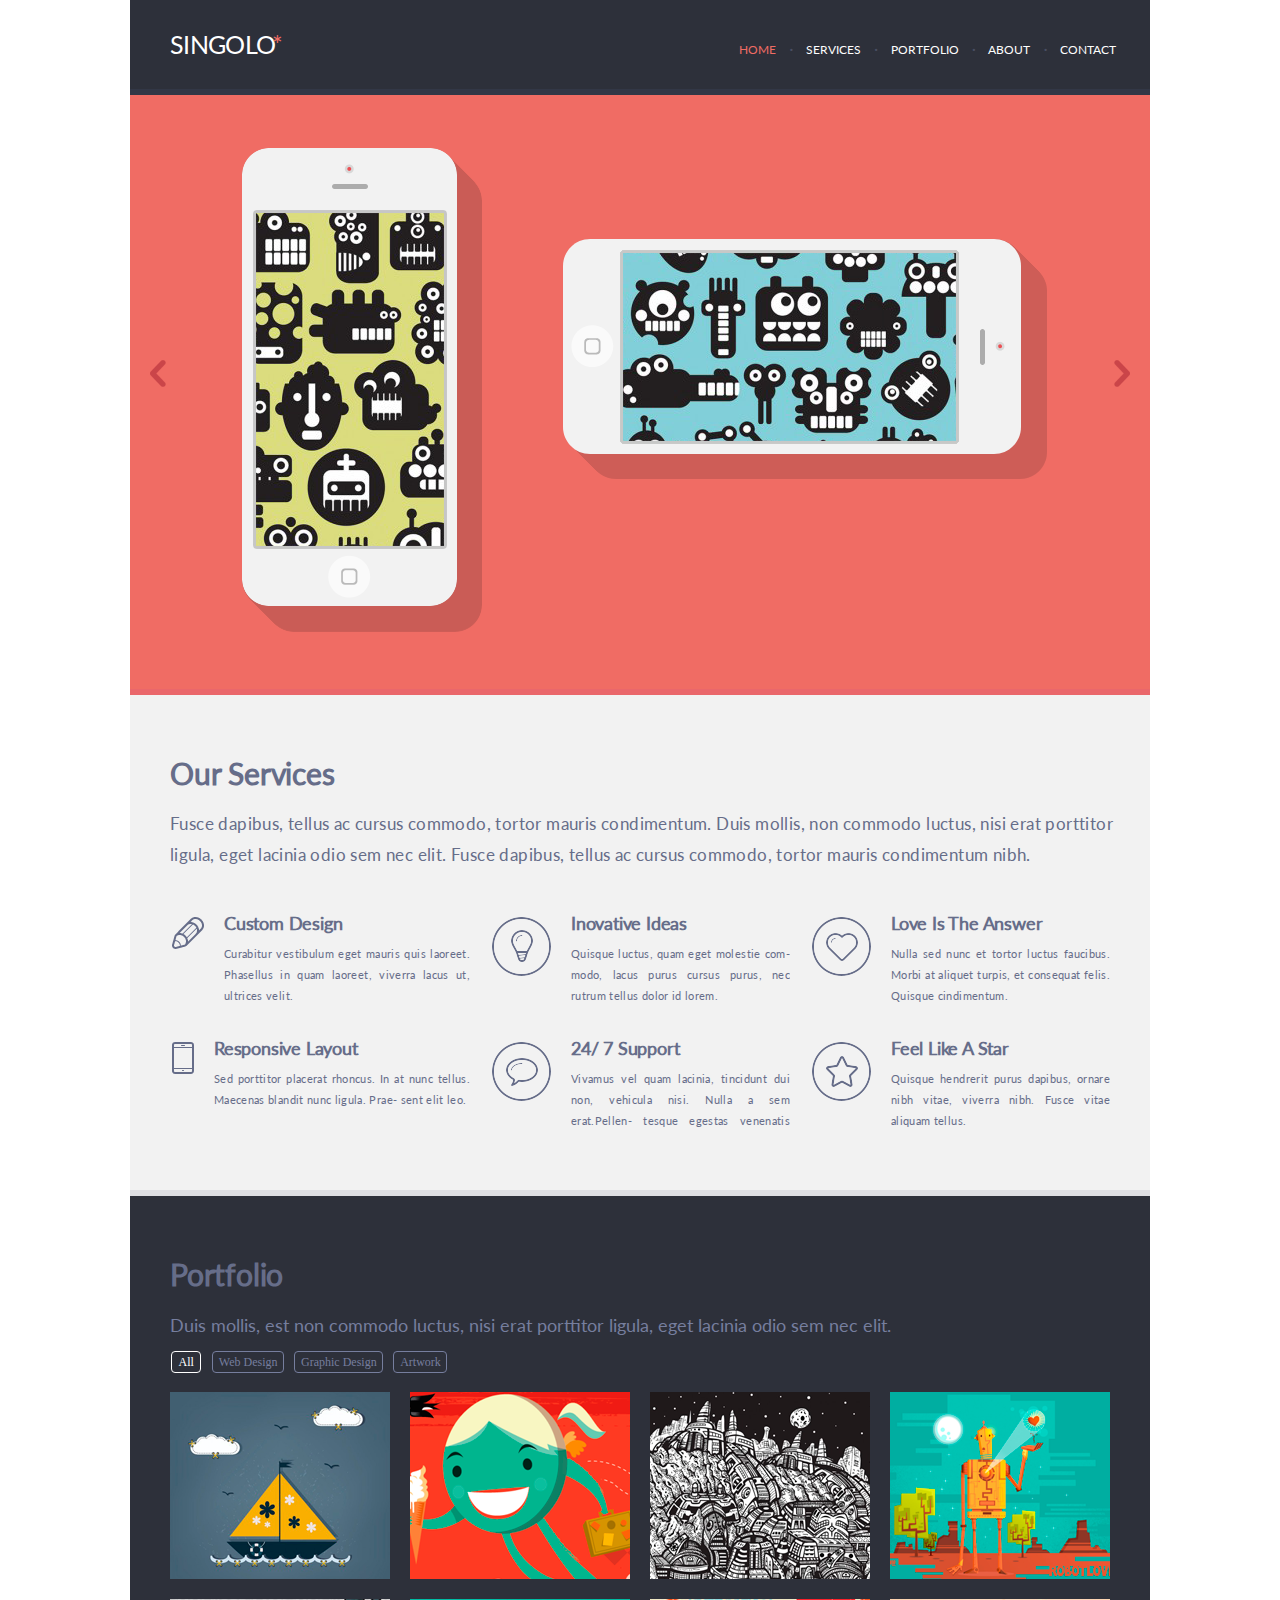
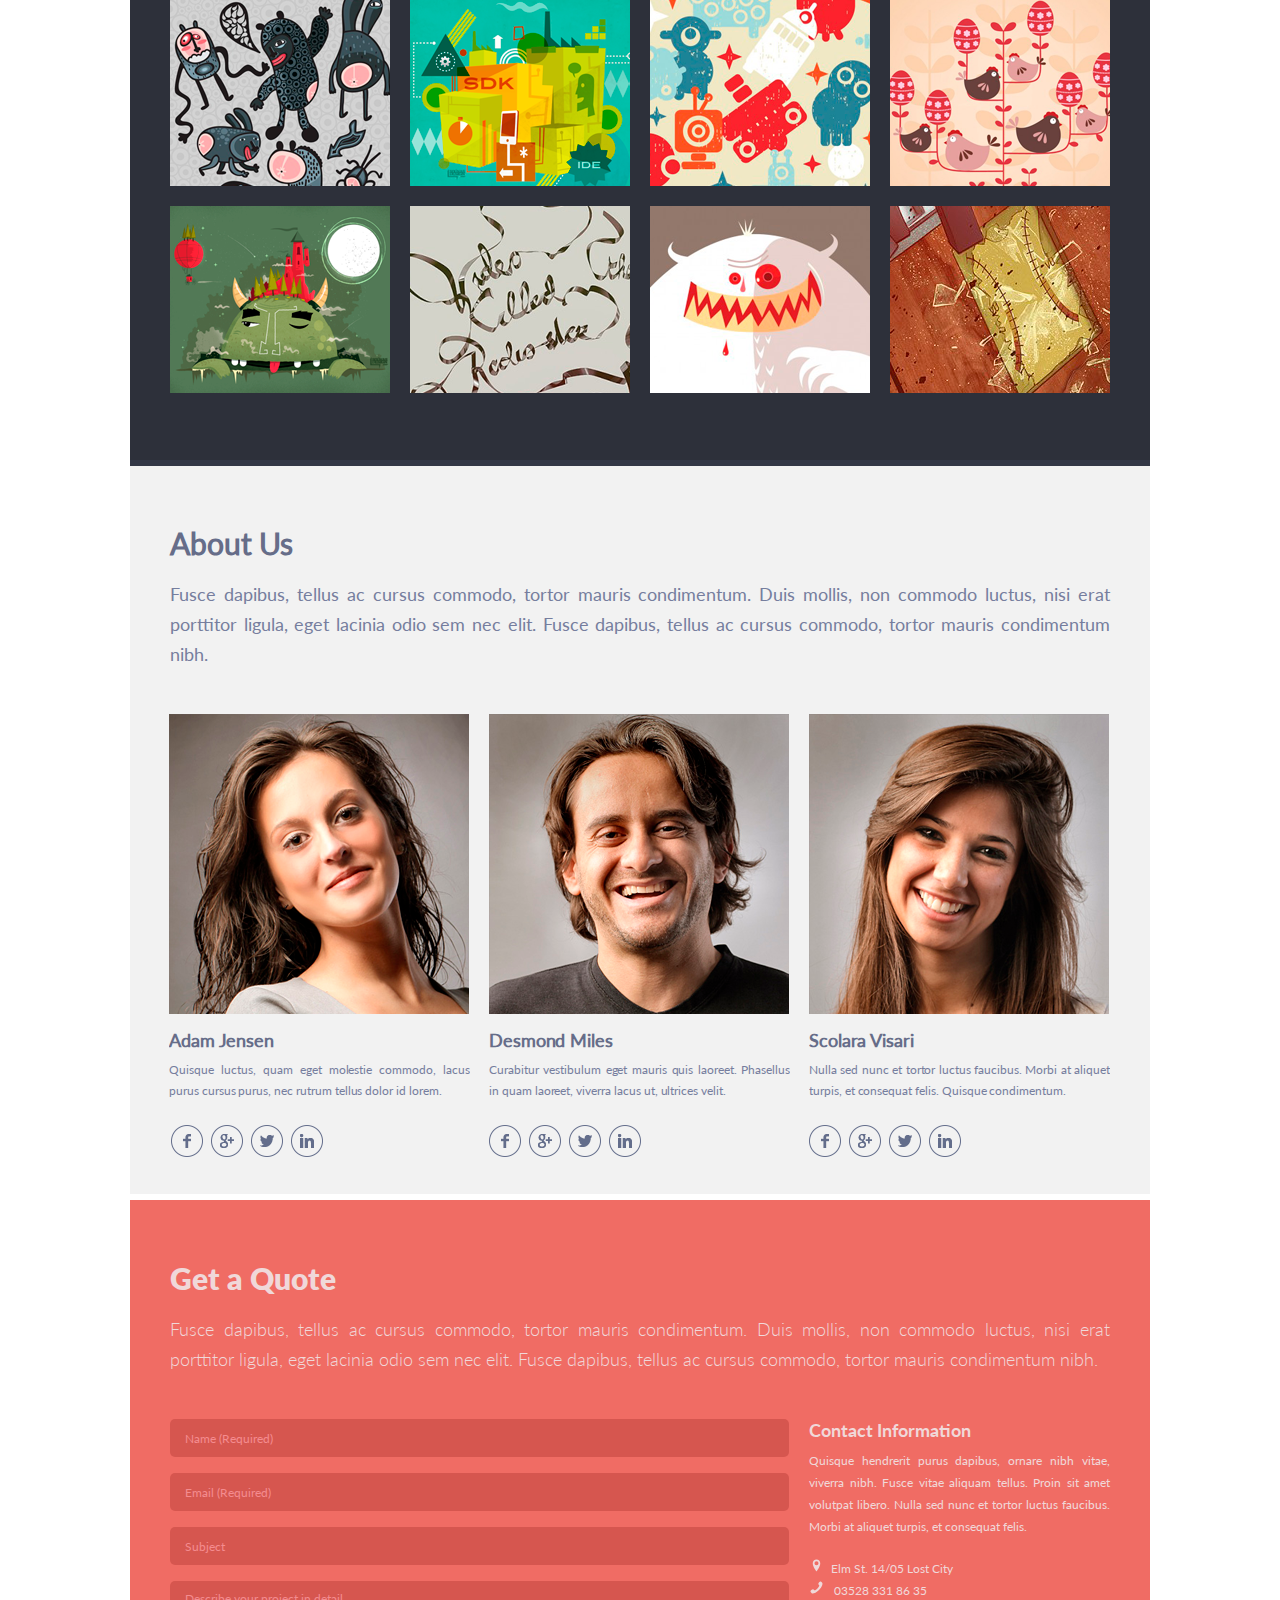
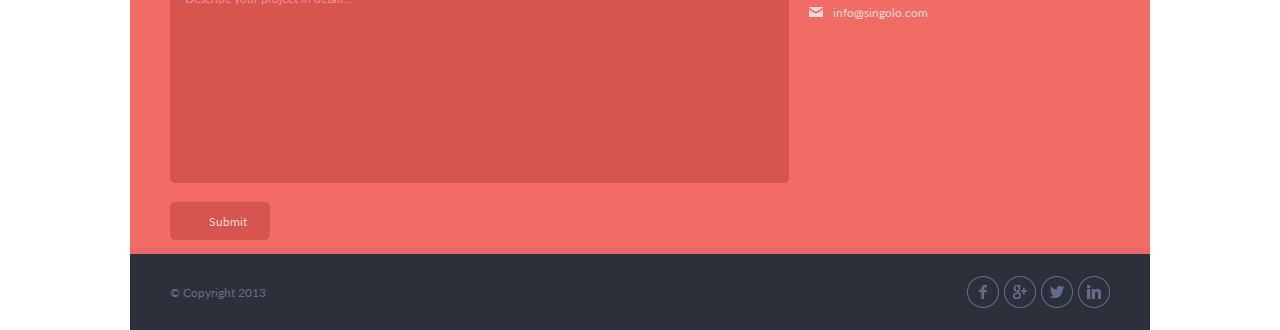
<file: index.html>
<!DOCTYPE html>
<html lang="en">
<head>
    <meta charset="UTF-8">
    <title>Singolo Page</title>
    <link rel="stylesheet" href="assets/fonts.css">
    <link rel="stylesheet" href="style.css">
    <script src="script.js" defer></script>
</head>
<body>
    <header>
        <div class="header-logo">
            <h1 class="header-logo-text">SINGOLO</h1>
            <span class="header-logo-simbol">*</span>
        </div>
        <nav class="header-nav" id="navigation">
            <ul class="nav">
                <li><a class="active" href="#home">home</a></li>
                <li><a href="#services">services</a></li>
                <li><a href="#portfolio">portfolio</a></li>
                <li><a href="#about">about</a></li>
                <li><a href="#contact" >contact</a></li>
            </ul>
        </nav>
    </header>
    <main>
        <section class="slider">
            <img class="previous slider_btn" alt="prev.png" src="assets/images/prev.png">
            <img class="phone vertical-phone" alt="vertical-phone.png" src="assets/images/vertical-phone.png">
            <img class="phone horizontal-phone" alt="horizontal-phone.png" src="assets/images/horizontal-phone.png">
            <img class="next slider_btn" alt="next.png" src="assets/images/next.png">
        </section>
        <section class="our-services">
            <span class="our-services-head">Our Services</span>
            <p>Fusce dapibus, tellus ac cursus commodo, tortor mauris condimentum. Duis mollis, non commodo luctus, nisi erat porttitor ligula, eget lacinia odio sem nec elit. Fusce dapibus, tellus ac cursus commodo, tortor mauris condimentum nibh.</p>
            <div class="services">
                <div class="service">
                    <img src="assets/images/pen.png" alt="pen.png">
                    <span class="services-head">Custom Design</span>
                    <p>Curabitur vestibulum eget mauris quis laoreet. Phasellus in quam laoreet, viverra lacus ut, ultrices velit.
                    </p>
                </div>
                <div class="service">
                    <img src="assets/images/bulb.png" alt="bulb.png">
                    <span class="services-head">Inovative Ideas</span>
                    <p>Quisque luctus, quam eget molestie com- modo, lacus purus cursus purus, nec rutrum tellus dolor id lorem.</p>
                </div>
                <div class="service">
                    <img src="assets/images/heart.png" alt="heart.png">
                    <span class="services-head">Love Is The Answer</span>
                    <p>Nulla sed nunc et tortor luctus faucibus. Morbi at aliquet turpis, et consequat felis. Quisque cindimentum.</p>
                </div>
                <div class="service">
                    <img src="assets/images/phone.png" alt="phone.png">
                    <span class="services-head">Responsive Layout</span>
                    <p>Sed porttitor placerat rhoncus. In at nunc tellus. Maecenas blandit nunc ligula. Prae- sent elit leo.</p>
                </div>
                <div class="service">
                    <img src="assets/images/bubble.png" alt="bubble.png">
                    <span class="services-head">24/ 7 Support</span>
                    <p>Vivamus vel quam lacinia, tincidunt dui non, vehicula nisi. Nulla a sem erat.Pellen- tesque egestas venenatis lorem.</p>
                </div>
                <div class="service">
                    <img src="assets/images/star.png" alt="star.png">
                    <span class="services-head">Feel Like A Star</span>
                    <p>Quisque hendrerit purus dapibus, ornare nibh vitae, viverra nibh. Fusce vitae aliquam tellus.</p>
                </div>
            </div>
        </section>
    </main>
    <section>
        <div class="wrapper portfolio">
            <h3>Portfolio</h3>
            <div class="protfolio-paragraph">
                <p>Duis mollis, est non commodo luctus,
                    nisi erat porttitor ligula, eget lacinia odio sem nec elit.</p></div>
            <div class="portfolio-navigation">
                <div class="button-on filters__btn">All</div>
                <div class="button filters__btn">Web Design</div>
                <div class="button filters__btn">Graphic Design</div>
                <div class="button filters__btn">Artwork</div>
            </div>
            <div class="pictures gallery">
                <img class="img-portfolio" src="assets/images/boat.png" alt="boat">
                <img class="img-portfolio" src="assets/images/smile.png" alt="smile">
                <img class="img-portfolio" src="assets/images/city.png" alt="city">
                <img class="img-portfolio" src="assets/images/robot.png" alt="robot">
                <img class="img-portfolio" src="assets/images/aliens-party.png" alt="aliens-party">
                <img class="img-portfolio" src="assets/images/sdk.png" alt="sdk">
                <img class="img-portfolio" src="assets/images/robots-party.png" alt="robots-party">
                <img class="img-portfolio" src="assets/images/chickens.png" alt="chickens">
                <img class="img-portfolio" src="assets/images/mountain.png" alt="mountain">
                <img class="img-portfolio" src="assets/images/misted-glass.png" alt="misted-glass">
                <img class="img-portfolio" src="assets/images/crazy.png" alt="crazy">
                <img class="img-portfolio" src="assets/images/artefact.png" alt="artefact">
            </div>
        </div>
        <div class="wrapper portfolio-bottom"></div>
        <div class="wrapper about-us">
            <div class="about-us-header">
                About Us
            </div>
            <div class="about-us-paragraph">
                <p>Fusce dapibus, tellus ac cursus commodo, tortor mauris condimentum.
                    Duis mollis, non commodo luctus, nisi erat porttitor ligula, eget lacinia odio sem nec elit.
                    Fusce dapibus, tellus ac cursus commodo, tortor mauris condimentum nibh.</p>
            </div>
            <div class="employees">
                <div class="employee">
                    <img class="img-employee" src="assets/images/Adam-Jensen.png" alt="Adam-Jensen">
                    <div class="employee-name">Adam Jensen</div>
                    <div class="employee-text"><p>Quisque luctus, quam eget molestie commodo,
                        lacus purus cursus purus, nec rutrum tellus dolor id lorem.</p></div>
                    <div class="social-media margin-left">
                        <div><a href="#"><img src="assets/images/facebook.png" alt="facebook"></a></div>
                        <div><a href="#"><img src="assets/images/google.png" alt="facebook"></a></div>
                        <div><a href="#"><img src="assets/images/twitter.png" alt="facebook"></a></div>
                        <div><a href="#"><img src="assets/images/linkedin.png" alt="facebook"></a></div>
                    </div>
                </div>
                <div class="employee">
                    <img class="img-employee" src="assets/images/Desmond-Miles.png" alt="Desmond-Miles">
                    <div class="employee-name">Desmond Miles</div>
                    <div class="employee-text"><p>Curabitur vestibulum eget mauris quis laoreet.
                        Phasellus in quam laoreet, viverra lacus ut, ultrices velit.</p></div>
                    <div class="social-media">
                        <div><a href="#"><img src="assets/images/facebook.png" alt="facebook"></a></div>
                        <div><a href="#"><img src="assets/images/google.png" alt="facebook"></a></div>
                        <div><a href="#"><img src="assets/images/twitter.png" alt="facebook"></a></div>
                        <div><a href="#"><img src="assets/images/linkedin.png" alt="facebook"></a></div>
                    </div>
                </div>
                <div class="employee">
                    <img src="assets/images/Scolara-Visari.png" alt="Scolara-Visari">
                    <div class="employee-name">Scolara Visari</div>
                    <div class="employee-text"><p>Nulla sed nunc et tortor luctus faucibus.
                        Morbi at aliquet turpis, et consequat felis. Quisque condimentum.</p></div>
                    <div class="social-media">
                        <div><a href="#"><img src="assets/images/facebook.png" alt="facebook"></a></div>
                        <div><a href="#"><img src="assets/images/google.png" alt="facebook"></a></div>
                        <div><a href="#"><img src="assets/images/twitter.png" alt="facebook"></a></div>
                        <div><a href="#"><img src="assets/images/linkedin.png" alt="facebook"></a></div>
                    </div>
                </div>
            </div>
        </div>
        <div class="wrapper about-us-bottom"></div>
    </section>
    <section class="contact">
        <div class="contact-header">
            <h2>Get a Quote</h2>
            <p>
                Fusce dapibus, tellus ac cursus commodo, tortor mauris condimentum. Duis mollis,
                non commodo luctus, nisi erat porttitor ligula, eget lacinia odio sem nec elit.
                Fusce dapibus, tellus ac cursus commodo, tortor mauris condimentum nibh.
            </p>
        </div>
        <div class="contact-form">
            <form action="" class="form" method="post">
                <input id="name" type="text" name="name" placeholder="Name (Required)" required>
                <input id="email" type="email" name="email" placeholder="Email (Required)" required>
                <input id="subject" type="text" name="subject" placeholder="Subject">
                <textarea id="description" type="text" name="description"  placeholder="Describe your project in detail..."></textarea>
                <button type="submit">Submit</button>
            </form>

            <div class="modal" hidden>
                <div class="modal__dialog">
                    <h3 class="modal__header">The letter was sent</h3>
                    <p>
                        <b>Subject:</b> <span class="modal__subject"></span>
                    </p>
                    <p>
                        <b>Description:</b> <span class="modal__description"></span>
                    </p>
                    <button class="modal__ok-btn">OK</button>
                </div>
            </div>

            <div class="info">
                <h2>Contact Information</h2>
                <p>Quisque hendrerit purus dapibus, ornare nibh vitae, viverra nibh. Fusce vitae
                    aliquam tellus. Proin sit amet volutpat libero. Nulla sed nunc et tortor luctus faucibus.
                    Morbi at aliquet turpis, et consequat felis.
                </p>
                <div class="contacts">
                    <p><img src="assets/images/location_icon.svg" alt="icon" height="15px">Elm St. 14/05 Lost City </p>
                    <p>
                        <img src="assets/images/phone_icon.svg" alt="icon" height="15px"><a href="#"> 03528 331 86 35</a>
                    </p>
                    <p>
                        <img src="assets/images/mail_icon.svg" alt="icon"  width="14px"> <a href="#">info@singolo.com</a>
                    </p>
                </div>

            </div>
        </div>
    </section>
    <footer>
        <div class="copyright">
            <p>&copy; Copyright 2013</p>
        </div>
        <div class="social-icons">
            <a href="#"><img src="assets/images/facebook.png" alt="Facebook_icon"></a>
            <a href="#"><img src="assets/images/google.png" alt="Google_icon"></a>
            <a href="#"><img src="assets/images/twitter.png" alt="Twitter_icon"></a>
            <a href="#"><img src="assets/images/linkedin.png" alt="LinkedIn_icon"></a>
        </div>
    </footer>
</body>
</html>
</file>
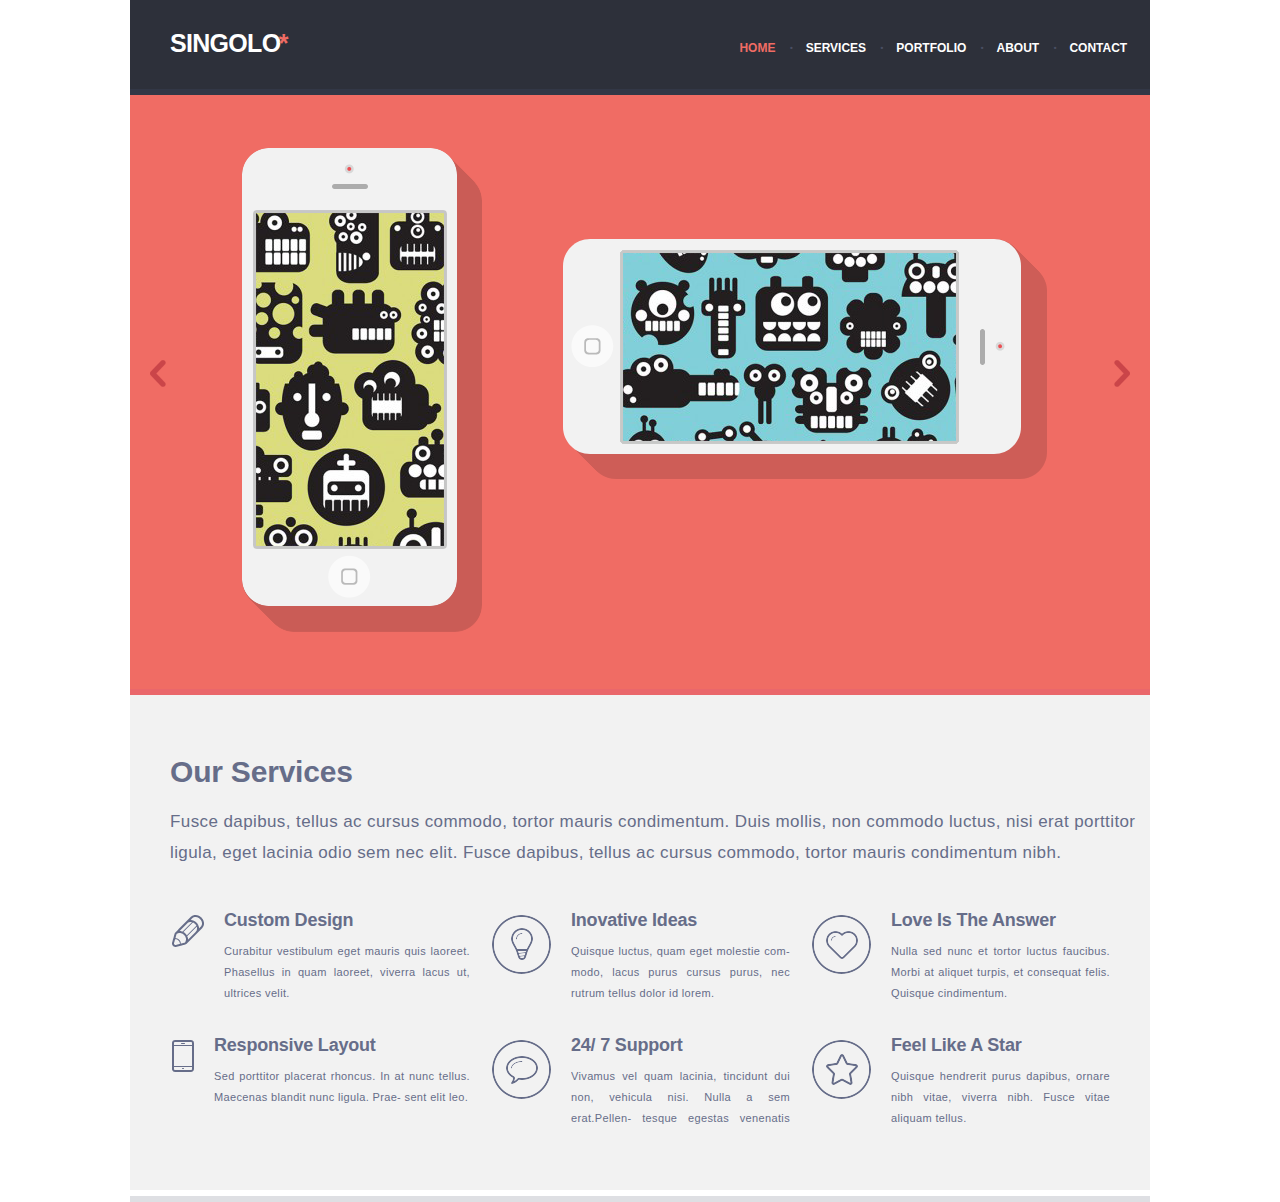
<file: singolo1.html>
<!DOCTYPE html>
<html lang="en">
<head>
    <meta charset="UTF-8">
    <title>Singolo Page</title>
    <link rel="stylesheet" href="assets/fonts.css">
    <link rel="stylesheet" href="singolo1.css">
</head>
<body>
    <header>
        <div class="header-logo">
            <h1 class="header-logo-text">SINGOLO</h1>
            <span class="header-logo-simbol">*</span>
        </div>
        <nav class="header-nav">
            <ul class="nav">
                <li><a class="active" href="#">home</a></li>
                <li><a href="#">services</a></li>
                <li><a href="#">portfolio</a></li>
                <li><a href="#">about</a></li>
                <li><a href="#">contact</a></li>
            </ul>
        </nav>
    </header>

    <main>
        <section class="slider">
            <img class="previous" alt="prev.png" src="assets/images/prev.png">
            <img class="phone vertical-phone" alt="vertical-phone.png" src="assets/images/vertical-phone.png">
            <img class="phone horizontal-phone" alt="horizontal-phone.png" src="assets/images/horizontal-phone.png">
            <img class="next" alt="next.png" src="assets/images/next.png">
        </section>

        <section class="our-services">
            <span class="our-services-head">Our Services</span>
            <p>Fusce dapibus, tellus ac cursus commodo, tortor mauris condimentum. Duis mollis, non commodo luctus, nisi erat porttitor ligula, eget lacinia odio sem nec elit. Fusce dapibus, tellus ac cursus commodo, tortor mauris condimentum nibh.</p>
            <div class="services">
                <div class="service">
                    <img src="assets/images/pen.png" alt="pen.png">
                    <span class="services-head">Custom Design</span>
                    <p>Curabitur vestibulum eget mauris quis laoreet. Phasellus in quam laoreet, viverra lacus ut, ultrices velit.
                    </p>
                </div>
                <div class="service">
                    <img src="assets/images/bulb.png" alt="bulb.png">
                    <span class="services-head">Inovative Ideas</span>
                    <p>Quisque luctus, quam eget molestie com- modo, lacus purus cursus purus, nec rutrum tellus dolor id lorem.</p>
                </div>
                <div class="service">
                    <img src="assets/images/heart.png" alt="heart.png">
                    <span class="services-head">Love Is The Answer</span>
                    <p>Nulla sed nunc et tortor luctus faucibus. Morbi at aliquet turpis, et consequat felis. Quisque cindimentum.</p>
                </div>
                <div class="service">
                    <img src="assets/images/phone.png" alt="phone.png">
                    <span class="services-head">Responsive Layout</span>
                    <p>Sed porttitor placerat rhoncus. In at nunc tellus. Maecenas blandit nunc ligula. Prae- sent elit leo.</p>
                </div>
                <div class="service">
                    <img src="assets/images/bubble.png" alt="bubble.png">
                    <span class="services-head">24/ 7 Support</span>
                    <p>Vivamus vel quam lacinia, tincidunt dui non, vehicula nisi. Nulla a sem erat.Pellen- tesque egestas venenatis lorem.</p>
                </div>
                <div class="service">
                    <img src="assets/images/star.png" alt="star.png">
                    <span class="services-head">Feel Like A Star</span>
                    <p>Quisque hendrerit purus dapibus, ornare nibh vitae, viverra nibh. Fusce vitae aliquam tellus.</p>
                </div>

            </div>
        </section>
    </main>

</body>
</html>
</file>
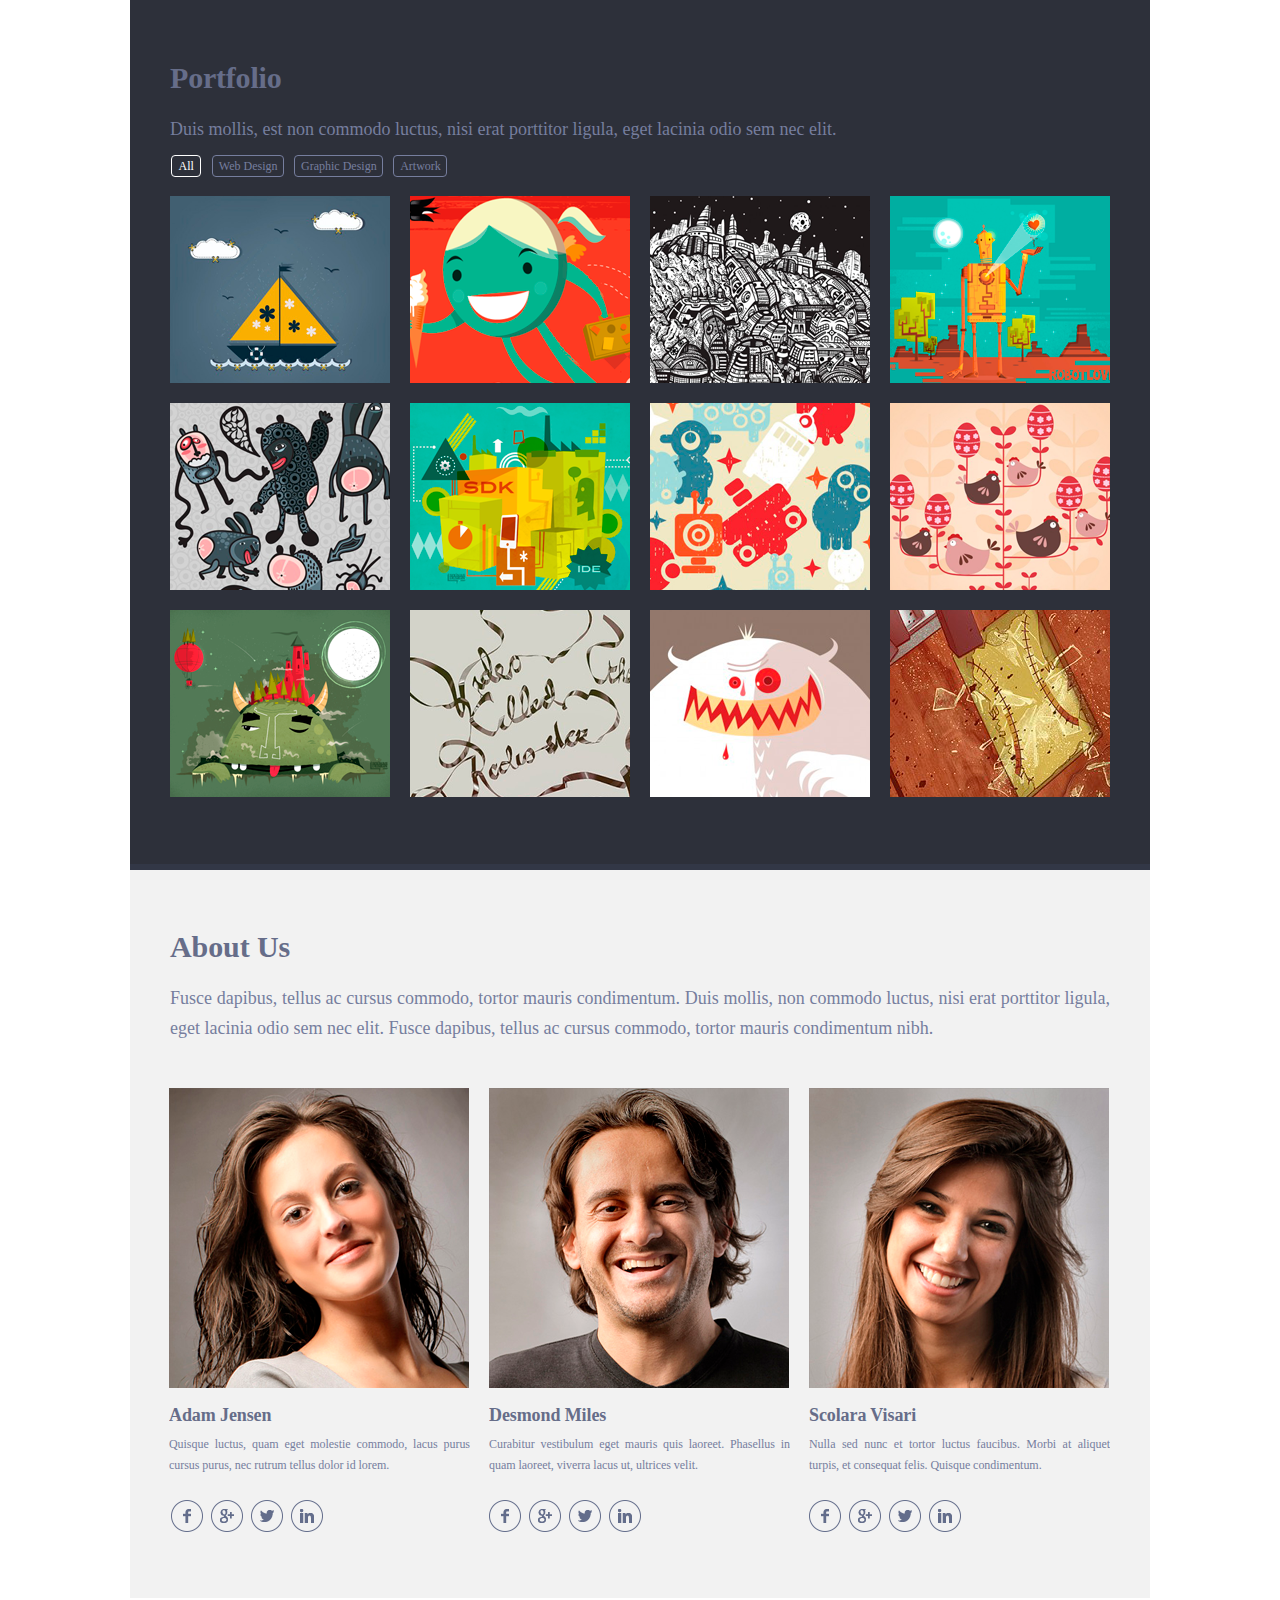
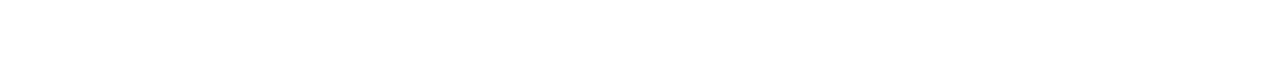
<file: singolo2.html>
<!DOCTYPE html>
<html lang="en">
<head>
    <meta charset="UTF-8">
    <title>Singolo Page</title>
    <link rel="stylesheet" href="assets/fonts.css">
    <link rel="stylesheet" href="singolo2.css">
</head>
<body>
    <div class="wrapper portfolio">
        <h1>Portfolio</h1>
        <div class="protfolio-paragraph">
            <p>Duis mollis, est non commodo luctus,
                nisi erat porttitor ligula, eget lacinia odio sem nec elit.</p></div>
        <div class="portfolio-navigation">
            <div class="button-on">All</div>
            <div class="button">Web Design</div>
            <div class="button">Graphic Design</div>
            <div class="button">Artwork</div>
        </div>
        <div class="pictures">
            <img class="img-portfolio" src="assets/images/boat.png" alt="boat">
            <img class="img-portfolio" src="assets/images/smile.png" alt="smile">
            <img class="img-portfolio" src="assets/images/city.png" alt="city">
            <img class="img-portfolio" src="assets/images/robot.png" alt="robot">
            <img class="img-portfolio" src="assets/images/aliens-party.png" alt="aliens-party">
            <img class="img-portfolio" src="assets/images/sdk.png" alt="sdk">
            <img class="img-portfolio" src="assets/images/robots-party.png" alt="robots-party">
            <img class="img-portfolio" src="assets/images/chickens.png" alt="chickens">
            <img class="img-portfolio" src="assets/images/mountain.png" alt="mountain">
            <img class="img-portfolio" src="assets/images/misted-glass.png" alt="misted-glass">
            <img class="img-portfolio" src="assets/images/crazy.png" alt="crazy">
            <img class="img-portfolio" src="assets/images/artefact.png" alt="artefact">
        </div>
    </div>
    <div class="wrapper portfolio-bottom"></div>
    <div class="wrapper about-us">
        <div class="about-us-header">
            About Us
        </div>
        <div class="about-us-paragraph">
            <p>Fusce dapibus, tellus ac cursus commodo, tortor mauris condimentum.
            Duis mollis, non commodo luctus, nisi erat porttitor ligula, eget lacinia odio sem nec elit.
            Fusce dapibus, tellus ac cursus commodo, tortor mauris condimentum nibh.</p>
        </div>
        <div class="employees">
            <div class="employee">
                <img class="img-employee" src="assets/images/Adam-Jensen.png" alt="Adam-Jensen">
                <div class="employee-name">Adam Jensen</div>
                <div class="employee-text"><p>Quisque luctus, quam eget molestie commodo,
                    lacus purus cursus purus, nec rutrum tellus dolor id lorem.</p></div>
                <div class="social-media margin-left">
                    <div><a href="#"><img src="assets/images/facebook.png" alt="facebook"></a></div>
                    <div><a href="#"><img src="assets/images/google.png" alt="facebook"></a></div>
                    <div><a href="#"><img src="assets/images/twitter.png" alt="facebook"></a></div>
                    <div><a href="#"><img src="assets/images/linkedin.png" alt="facebook"></a></div>
                </div>
            </div>
            <div class="employee">
                <img class="img-employee" src="assets/images/Desmond-Miles.png" alt="Desmond-Miles">
                <div class="employee-name">Desmond Miles</div>
                <div class="employee-text"><p>Curabitur vestibulum eget mauris quis laoreet.
                    Phasellus in quam laoreet, viverra lacus ut, ultrices velit.</p></div>
                <div class="social-media">
                    <div><a href="#"><img src="assets/images/facebook.png" alt="facebook"></a></div>
                    <div><a href="#"><img src="assets/images/google.png" alt="facebook"></a></div>
                    <div><a href="#"><img src="assets/images/twitter.png" alt="facebook"></a></div>
                    <div><a href="#"><img src="assets/images/linkedin.png" alt="facebook"></a></div>
                </div>
            </div>
            <div class="employee">
                <img src="assets/images/Scolara-Visari.png" alt="Scolara-Visari">
                <div class="employee-name">Scolara Visari</div>
                <div class="employee-text"><p>Nulla sed nunc et tortor luctus faucibus.
                    Morbi at aliquet turpis, et consequat felis. Quisque condimentum.</p></div>
                <div class="social-media">
                    <div><a href="#"><img src="assets/images/facebook.png" alt="facebook"></a></div>
                    <div><a href="#"><img src="assets/images/google.png" alt="facebook"></a></div>
                    <div><a href="#"><img src="assets/images/twitter.png" alt="facebook"></a></div>
                    <div><a href="#"><img src="assets/images/linkedin.png" alt="facebook"></a></div>
                </div>
            </div>
        </div>

    </div>
    <div class="wrapper about-us-bottom"></div>
</body>
</html>
</file>
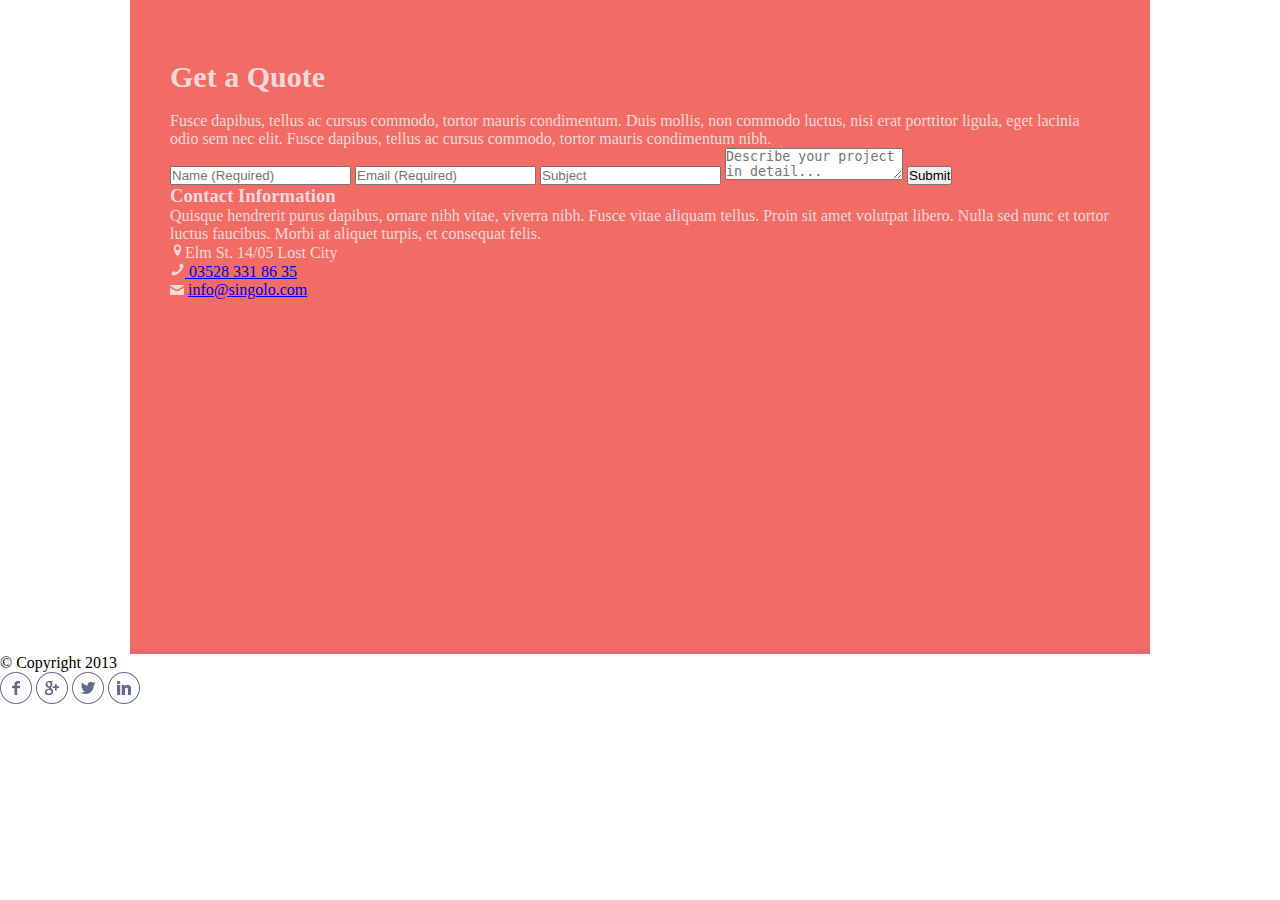
<file: singolo3.html>
<!DOCTYPE html>
<html lang="en">
<head>
    <meta charset="UTF-8">
    <title>Singolo Page</title>
    <link rel="stylesheet" href="assets/fonts.css">
    <link rel="stylesheet" href="singolo3.css">
</head>
<body>
    <section class="contact">
        <div class="contact-header">
            <h2>Get a Quote</h2>
            <p>
                Fusce dapibus, tellus ac cursus commodo, tortor mauris condimentum. Duis mollis,
                non commodo luctus, nisi erat porttitor ligula, eget lacinia odio sem nec elit.
                Fusce dapibus, tellus ac cursus commodo, tortor mauris condimentum nibh.
            </p>
        </div>
        <div class="contact-form">
            <form action="" class="form" method="post">
                <input id="name" type="text" name="name" placeholder="Name (Required)" required>
                <input id="email" type="email" name="email" placeholder="Email (Required)" required>
                <input id="subject" type="text" name="subject" placeholder="Subject">
                <textarea id="description" type="text" name="description"  placeholder="Describe your project in detail..."></textarea>
                <button type="submit">Submit</button>
            </form>
            <div class="info">
                <h3>Contact Information</h3>
                <p>Quisque hendrerit purus dapibus, ornare nibh vitae, viverra nibh. Fusce vitae
                    aliquam tellus. Proin sit amet volutpat libero. Nulla sed nunc et tortor luctus faucibus.
                    Morbi at aliquet turpis, et consequat felis.
                </p>
                <div class="contacts">
                    <p><img src="assets/images/location_icon.svg" alt="icon" height="15px">Elm St. 14/05 Lost City </p>
                    <p>
                        <img src="assets/images/phone_icon.svg" alt="icon" height="15px"><a href="#"> 03528 331 86 35</a>
                    </p>
                    <p>
                        <img src="assets/images/mail_icon.svg" alt="icon"  width="14px"> <a href="#">info@singolo.com</a>
                    </p>
                </div>

            </div>
        </div>
    </section>

    <footer>
        <div class="copyright">
            <p>&copy; Copyright 2013</p>
        </div>
        <div class="social-icons">
            <a href="#"><img src="assets/images/facebook.png" alt="Facebook_icon"></a>
            <a href="#"><img src="assets/images/google.png" alt="Google_icon"></a>
            <a href="#"><img src="assets/images/twitter.png" alt="Twitter_icon"></a>
            <a href="#"><img src="assets/images/linkedin.png" alt="LinkedIn_icon"></a>
        </div>
    </footer>

</body>
</html>
</file>
<file: assets/fonts.css>
@font-face {
    font-family: "Lato Regular";
    src: url(fonts/Lato-Regular.ttf) format("truetype");
    font-weight: 400;
    font-style: normal;
}

@font-face {
    font-family: "Lato Light";
    src: url(fonts/Lato-Light.ttf) format("truetype");
    font-weight: 300;
    font-style: normal;
}

@font-face {
    font-family: "Lato Bold";
    src: url(fonts/Lato-Bold.ttf) format("truetype");
    font-weight: 700;
    font-style: normal;
}

@font-face {
    font-family: "Lato Black";
    src: url(fonts/Lato-Black.ttf) format("truetype");
    font-weight: 900;
    font-style: normal;
}
</file>
<file: style.css>
* {
    margin: 0;
    padding: 0;
    font-family: "Lato Regular", sans-serif;
    font-weight: normal;
}

html{
    width: 1020px;
    margin: 0 auto;
}

header {
    height: 89px;
    font-weight: 700;
    background-color: #2d303a;
    border-bottom: 6px solid #323746;
}

.header-logo {
    display: inline-block;
    width: 565px;
    margin-left: 40px;
    margin-top: 29px;
    font-size: 25px;
    letter-spacing: -0.7px;
}

.header-logo-text {
    display: inline-block;
    margin: 0;
    color: white;
    font-size: inherit;
}

.header-logo-simbol {
    margin-left: -8px;
    color: #f06c64;
}

.nav {
    padding: 0;
}

.nav a {
    text-decoration: none;
    color: #ffffff;
}

.nav a:hover {
    color: #f06c64;
}

a.active {
    color: #f06c64;
}

.header-nav {
    display: inline-block;
}

.nav li {
    display: inline;
    margin-right: 21px;
    margin-top: 30px;
    font-size: 12px;
    color: #ffffff;
    text-transform: uppercase;
}

.nav li:last-child {
    margin-right: 0;
}

.nav li:not(:first-child)::before {
    content: ".";
    position: relative;
    bottom: 3px;
    left: -12px;
    font-weight: 400;
    font-size: 19px;
    font-family: Lato;
    color: #494e62;
}

main {
    border-bottom: 6px solid #dedfe3;
}

.slider {
    position: relative;
    background-color: #f06c64;
    height: 594px;
    border-bottom: 6px solid #ea676b;
}

.previous {
    left: 20px;
    top: 265px;
}

.next:hover, .previous:hover{
    transform: scale(1.3);
}

.next {
    right: 20px;
    top: 265px;
}

.slider img {
    position: absolute;
}

.horizontal-phone {
    right: 10.06%;
    top: 24.24%;
}

.vertical-phone {
    left: 8.01%;
    top: 7.58%;
}

.our-services {
    padding-left: 40px;
    height: 495px;
    color: #666d89;
    background-color: #f2f2f2;
    border-bottom: 6px #ffffff;
}

.our-services-head {
    display: inline-block;
    margin-top: 60px;
    font-size: 30px;
    font-weight: 900;
    letter-spacing: -0.2px;
}

.our-services p {
    margin-top: 18px;
    margin-bottom: 42px;
    font-size: 17px;
    font-weight: 300;
    letter-spacing: 0.4px;
    line-height: 1.8;
}

.services {
    display: flex;
    flex-wrap: wrap;
}

.service {
    width: 300px;
    height: 110px;
    margin-right: 20px;
    margin-bottom: 15px;
}

.service img {
    float: left;
    margin: 5px 20px 40px 2px;
}

.services-head {
    letter-spacing: -0.2px;
    font-size: 18px;
    font-weight: 900;
}

.service p {
    margin-top: 10px;
    margin-bottom: 15px;
    height: 62px;
    overflow: hidden;
    font-size: 11px;
    font-weight: 400;
    text-align: justify;
    letter-spacing: 0.35px;
    line-height: 1.9;
}

.wrapper {
    width: 1020px;
    margin: auto;
    box-sizing: border-box;
}

.portfolio {
    height: 864px;
    background-color: #2d303a;
    padding: 49px 40px 0 40px;
}

h3 {
    font-size: 30px;
    line-height: 18px;
    color: #666d89;
    font-weight: 900;
    letter-spacing: -0.2px;
    margin: 20px 0;
}

.protfolio-paragraph {
    font-size: 18px;
    line-height: 30px;
    color: #767e9e;
    font-weight: 300;
    padding-top: 7px;
    padding-bottom: 9px;
}

.portfolio-navigation {
    display: flex;
    padding-left: 1px;
    height: 25px;
    align-items: center;
}

.button {
    border: 1px solid #767e9e;
    border-radius: 4px;
    font-size: 12px;
    font-family: "Lato";
    line-height: 20px;
    color: #767e9e;
    font-weight: 400;
    background-color: #2d303a;
    padding: 0px 5.5px 0 6px;
    margin-right: 10px;
}

.button-on {
    border: 1px solid #767e9e;
    border-radius: 4px;
    font-size: 12px;
    font-family: "Lato";
    line-height: 20px;
    color: #767e9e;
    font-weight: 400;
    background-color: #2d303a;
    padding: 0px 6.5px 0 6.5px;
    margin-right: 10.5px;
}

.button:hover {
    border: 1px solid white;
    color: white;
    cursor: pointer;
}

.button-on {
    border: 1px solid white;
    color: white;
}

.button-on:hover {
    border: 1px solid white;
    color: white;
}

.pictures {
    display: flex;
    justify-content: space-between;
    flex-wrap: wrap;
    padding-top: 8px;
    overflow: hidden;
    height: 621px;
}

.img-portfolio {
    height: 187px;
    width: 220px;
    margin: 10px 0;
}

.portfolio-bottom {
    height: 6px;
    background-color: #323746;
}

.about-us {
    background-color: #f2f2f2;
    height: 728px;
    padding: 68px 40px 0 39px;
}

.about-us-header {
    font-size: 30px;
    line-height: 18px;
    color: #666d89;
    font-weight: 900;
    padding-bottom: 27px;
    letter-spacing: -0.1px;
    padding-left: 1px;
}

.about-us-paragraph {
    font-size: 18px;
    line-height: 30px;
    color: #767e9e;
    font-weight: 300;
    text-align: justify;
    padding-bottom: 45px;
    padding-left: 1px;
}

.employees {
    display: flex;
    justify-content: space-between;
}

.employee {
    flex-basis: 301px;
    overflow: hidden;
}

.employee-name {
    font-size: 18px;
    line-height: 18px;
    color: #666d89;
    font-weight: 900;
    padding: 14px 0 10px 0;
    letter-spacing: -0.1px;
    overflow: hidden;
    text-overflow: ellipsis;
    white-space: nowrap;
}

.employee-text {
    font-size: 12px;
    line-height: 21px;
    color: #767e9e;
    font-weight: 400;
    text-align: justify;
    letter-spacing: -0.042px;
}

.social-media {
    display: flex;
    margin-bottom: 125px;
}

.margin-left {
    padding-left: 2px;
}

.social-media > div {
    margin: 24px 8px 9px 0;
}

.social-media > div:hover {
    -webkit-filter: brightness(20%);
    filter: brightness(20%);
}

.about-us-bottom {
    background-color: #ffffff;
    height: 6px;
}

a {
    text-decoration: none;
    color: inherit;
}

.contact {
    box-sizing: border-box;
    max-width: 1020px;
    height: 654px;
    margin: auto;
    padding: 60px 40px 0;
    box-sizing: border-box;
    background-color: #f06c64;
    color: #f0d8d9;
    border-bottom: solid 6px #ea676b;
}

.contact-header h2 {
    font-size: 30px;
    font-family: "Lato Black", sans-serif;
    padding-bottom: 18px;
}

.contact-header p {
    font-size: 18px;
    font-family: "Lato Light", sans-serif;
    text-align: justify;
    line-height: 30px;
    padding-bottom: 45px;
}

.contact-form {
    display: flex;
}

form {
    width: 619px;
}

input, textarea, button {
    box-sizing: border-box;
    width: 619px;
    height: 38px;
    padding-left: 15px;
    border-radius: 5px;
    border: none;
    margin-bottom: 16px;
    font-size: 12px;
    background-color: #d6564f;
    color: #f0d8d9;
    outline: none;
}

input::placeholder,  textarea::placeholder {
    color: #f48c8f;
}

#description {
    height: 202px;
    padding-top: 10px;
    resize: none;
}

button {
    width: 100px;
    cursor: pointer;
    align-items: center;
    justify-content: center;
}

button:hover {
    color: #dedede;;
    border: 1px solid #c5c5c5;
    transition: .3s;
}

.modal {
    position: fixed;
    top: 0;
    left: 0;
    right: 0;
    bottom: 0;
    background: #00000033;
    display: flex;
}
.modal[hidden] {
    display: none;
}
.modal__dialog {
    margin: auto;
    background: #f2f2f2;
    border-radius: 5px;
    padding: 30px 50px 60px;
    width: 400px;
    font-size: 1.2rem;
    color: #666d89;
    position: relative;
}
.modal__header {
    text-align: center;
    margin-bottom: 10px;
}
.modal__ok-btn {
    position: absolute;
    right: 50px;
    bottom: 25px;
    border: 1px solid #666d89;
    border-radius: 5px;
    padding: 5px 10px;
    color: #666d89;
}

.info {
    margin-left: 20px;
}

.info h2 {
    padding-top: 0px;
    font-size: 18px;
    font-family: "Lato Bold", sans-serif;
}

.info p {
    padding: 9px 0px 0px;
    font-size: 12px;
    line-height: 22px;
    text-align: justify;
}

.contacts {
    margin-top: 20px;
}

.contacts p {
    padding: 0px;
}

.info img {
    padding-right: 7px;
}

footer {
    box-sizing: border-box;
    display: flex;
    justify-content: space-between;
    align-items: center;
    padding: 0px 40px;
    max-width: 1020px;
    margin: auto;
    height: 76px;
    background-color: #2d303a;
    font-size: 12px;
    color: #666d89;
}

footer img {
    display: inline-block;
    padding-top: 2px;
    padding-left: 2px;
    cursor: pointer;
}

footer img:hover {
    filter: brightness(20%);
    transition: .3s;
}
</file>
<file: singolo1.css>
html{
    width: 1020px;
    margin: 0 auto;
}

body {
    margin: 0;
    padding: 0;
    font-family: Lato, sans-serif;
}

header {
    height: 89px;
    font-weight: 700;
    background-color: #2d303a;
    border-bottom: 6px solid #323746;
}

.header-logo {
    display: inline-block;
    width: 565px;
    margin-left: 40px;
    margin-top: 29px;
    font-size: 25px;
    letter-spacing: -0.7px;
}

.header-logo-text {
    display: inline-block;
    margin: 0;
    color: white;
    font-size: inherit;
}

.header-logo-simbol {
    margin-left: -8px;
    color: #f06c64;
}

.nav {
    padding: 0;
}

.nav a {
    text-decoration: none;
    color: #ffffff;
}

.nav a:hover {
    color: #f06c64;
}

a.active {
    color: #f06c64;
}

.header-nav {
    display: inline-block;
}

.nav li {
    display: inline;
    margin-right: 21px;
    margin-top: 30px;
    font-size: 12px;
    color: #ffffff;
    text-transform: uppercase;
}

.nav li:last-child {
    margin-right: 0;
}

.nav li:not(:first-child)::before {
    content: ".";
    position: relative;
    bottom: 3px;
    left: -12px;
    font-weight: 400;
    font-size: 19px;
    font-family: Lato;
    color: #494e62;
}

main {
    border-bottom: 6px solid #dedfe3;
}

.slider {
    position: relative;
    background-color: #f06c64;
    height: 594px;
    border-bottom: 6px solid #ea676b;
}

.previous {
    left: 20px;
    top: 265px;
}

.next:hover, .previous:hover{
    transform: scale(1.3);
}

.next {
    right: 20px;
    top: 265px;
}

.slider img {
    position: absolute;
}

.horizontal-phone {
    right: 10.06%;
    top: 24.24%;
}

.vertical-phone {
    left: 8.01%;
    top: 7.58%;
}

.our-services {
    padding-left: 40px;
    height: 495px;
    color: #666d89;
    background-color: #f2f2f2;
    border-bottom: 6px solid #fff
}

.our-services-head {
    display: inline-block;
    margin-top: 60px;
    font-size: 30px;
    font-weight: 900;
    letter-spacing: -0.2px;
}

.our-services p {
    margin-top: 18px;
    margin-bottom: 42px;
    font-size: 17px;
    font-weight: 300;
    letter-spacing: 0.4px;
    line-height: 1.8;
}

.services {
    display: flex;
    flex-wrap: wrap;
}

.service {
    width: 300px;
    height: 110px;
    margin-right: 20px;
    margin-bottom: 15px;
}

.service img {
    float: left;
    margin: 5px 20px 40px 2px;
}

.services-head {
    letter-spacing: -0.2px;
    font-size: 18px;
    font-weight: 900;
}

.service p {
    margin-top: 10px;
    margin-bottom: 15px;
    height: 62px;
    overflow: hidden;
    font-size: 11px;
    font-weight: 400;
    text-align: justify;
    letter-spacing: 0.35px;
    line-height: 1.9;
}
</file>
<file: singolo2.css>
* {
    margin: 0;
    padding: 0;
}

html {
    font-family: "Lato";
}

.wrapper {
    width: 1020px;
    margin: auto;
    box-sizing: border-box;
}

.portfolio {
    height: 864px;
    background-color: #2d303a;
    padding: 49px 40px 0 40px;
}

h1 {
    font-size: 30px;
    line-height: 18px;
    color: #666d89;
    font-weight: 900;
    letter-spacing: -0.2px;
    margin: 20px 0;
}

.protfolio-paragraph {
    font-size: 18px;
    line-height: 30px;
    color: #767e9e;
    font-weight: 300;
    padding-top: 7px;
    padding-bottom: 9px;
}

.portfolio-navigation {
    display: flex;
    padding-left: 1px;
    height: 25px;
    align-items: center;
}

.button {
    border: 1px solid #767e9e;
    border-radius: 4px;
    font-size: 12px;
    font-family: "Lato";
    line-height: 20px;
    color: #767e9e;
    font-weight: 400;
    background-color: #2d303a;
    padding: 0px 5.5px 0 6px;
    margin-right: 10px;
}

.button-on {
    border: 1px solid #767e9e;
    border-radius: 4px;
    font-size: 12px;
    font-family: "Lato";
    line-height: 20px;
    color: #767e9e;
    font-weight: 400;
    background-color: #2d303a;
    padding: 0px 6.5px 0 6.5px;
    margin-right: 10.5px;
}

.button:hover {
    border: 1px solid white;
    color: white;
    cursor: pointer;
}

.button-on {
    border: 1px solid white;
    color: white;
}

.button-on:hover {
    border: 1px solid white;
    color: white;
}

.pictures {
    display: flex;
    justify-content: space-between;
    flex-wrap: wrap;
    padding-top: 8px;
    overflow: hidden;
    height: 621px;
}

.img-portfolio {
    height: 187px;
    width: 220px;
    margin: 10px 0;
}

.portfolio-bottom {
    height: 6px;
    background-color: #323746;
}

.about-us {
    background-color: #f2f2f2;
    height: 728px;
    padding: 68px 40px 0 39px;
}

.about-us-header {
    font-size: 30px;
    line-height: 18px;
    color: #666d89;
    font-weight: 900;
    padding-bottom: 27px;
    letter-spacing: -0.1px;
    padding-left: 1px;
}

.about-us-paragraph {
    font-size: 18px;
    line-height: 30px;
    color: #767e9e;
    font-weight: 300;
    text-align: justify;
    padding-bottom: 45px;
    padding-left: 1px;
}

.employees {
    display: flex;
    justify-content: space-between;
}

.employee {
    flex-basis: 301px;
    overflow: hidden;
}

.employee-name {
    font-size: 18px;
    line-height: 18px;
    color: #666d89;
    font-weight: 900;
    padding: 14px 0 10px 0;
    letter-spacing: -0.1px;
    overflow: hidden;
    text-overflow: ellipsis;
    white-space: nowrap;
}

.employee-text {
    font-size: 12px;
    line-height: 21px;
    color: #767e9e;
    font-weight: 400;
    text-align: justify;
    letter-spacing: -0.042px;
}

.social-media {
    display: flex;
    margin-bottom: 125px;
}

.margin-left {
    padding-left: 2px;
}

.social-media > div {
    margin: 24px 8px 9px 0;
}

.social-media > div:hover {
    -webkit-filter: brightness(20%);
    filter: brightness(20%);
}

.about-us-bottom {
    background-color: #ffffff;
    height: 6px;
}
</file>
<file: singolo3.css>
* {
    margin: 0;
    padding: 0;
}

html {
    font-family: "Lato";
    font-weight: normal;
}

.contact {
    box-sizing: border-box;
    max-width: 1020px;
    height: 654px;
    margin: auto;
    padding: 60px 40px 0;
    box-sizing: border-box;
    background-color: #f06c64;
    color: #f0d8d9;
    border-bottom: solid 6px #ea676b;
}

.contact-header h2 {
    font-size: 30px;
    padding-bottom: 18px;
}
</file>
